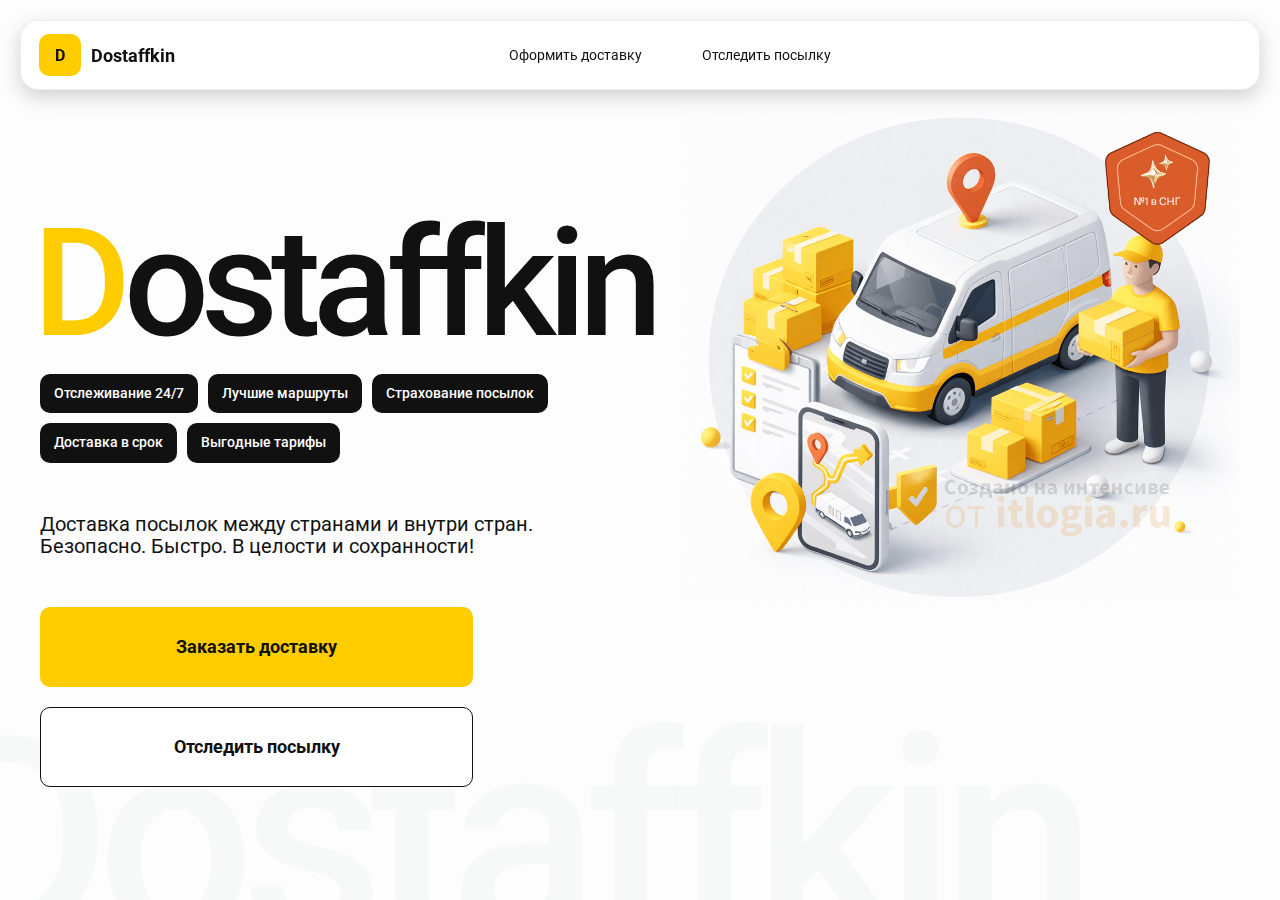
<file: index.html>
<!doctype html>
<html lang="ru">
  <head>
    <meta charset="utf-8" />
    <meta
      name="viewport"
      content="width=device-width,initial-scale=1,maximum-scale=1,user-scalable=0"
    />
    <title>
      Dostaffkin — Доставка посылок между странами и внутри стран. Безопасно.
      Быстро. В целости и сохранности!
    </title>
    <link rel="stylesheet" href="styles/base.css" />
    <link rel="stylesheet" href="styles/base_adaptive.css" />
    <link rel="stylesheet" href="styles/index.css" />
    <link rel="stylesheet" href="styles/index_adaptive.css" />
  </head>
  <body>
    <div class="container">
      <header class="header">
        <a class="header-brand" href="#">
          <div class="header-logo">D</div>
          <div class="header-title">Dostaffkin</div>
          <nav class="header-menu">
            <a class="header-link" href="./order.html">Оформить <span>доставку</span></a>
            <a class="header-link" href="./track.html">Отследить <span>посылку</span></a>
        </nav>
        </a>
      </header>


      <main class="main">
        <section class="main-info">
            <div class="main-title">
                <span>D</span>ostaffkin
            </div>
            <div class="main-features">
                <div class="main-feature">Отслеживание 24/7</div>
                <div class="main-feature">Лучшие маршруты</div>
                <div class="main-feature">Страхование посылок</div>
                <div class="main-feature">Доставка в срок</div>
                <div class="main-feature">Выгодные тарифы</div>
            </div>
            <div class="main-description">
                Доставка посылок между странами и внутри стран.
                Безопасно. Быстро. В целости и сохранности!
            </div>

            <div class="main-actions">
                <a class="button" type="button" href="./order.html">Заказать доставку</a>
                <a class="button button-white" type="button" href="./track.html">Отследить посылку</a>
            </div>

        </section>
        <div class="main-title-ghost">Dostaffkin</div>
        <section class="main-image">
            <img src="images/main-image.png" alt="Main image"/>
        </section>

      </main>


    </div>
  </body>
</html>
</file>
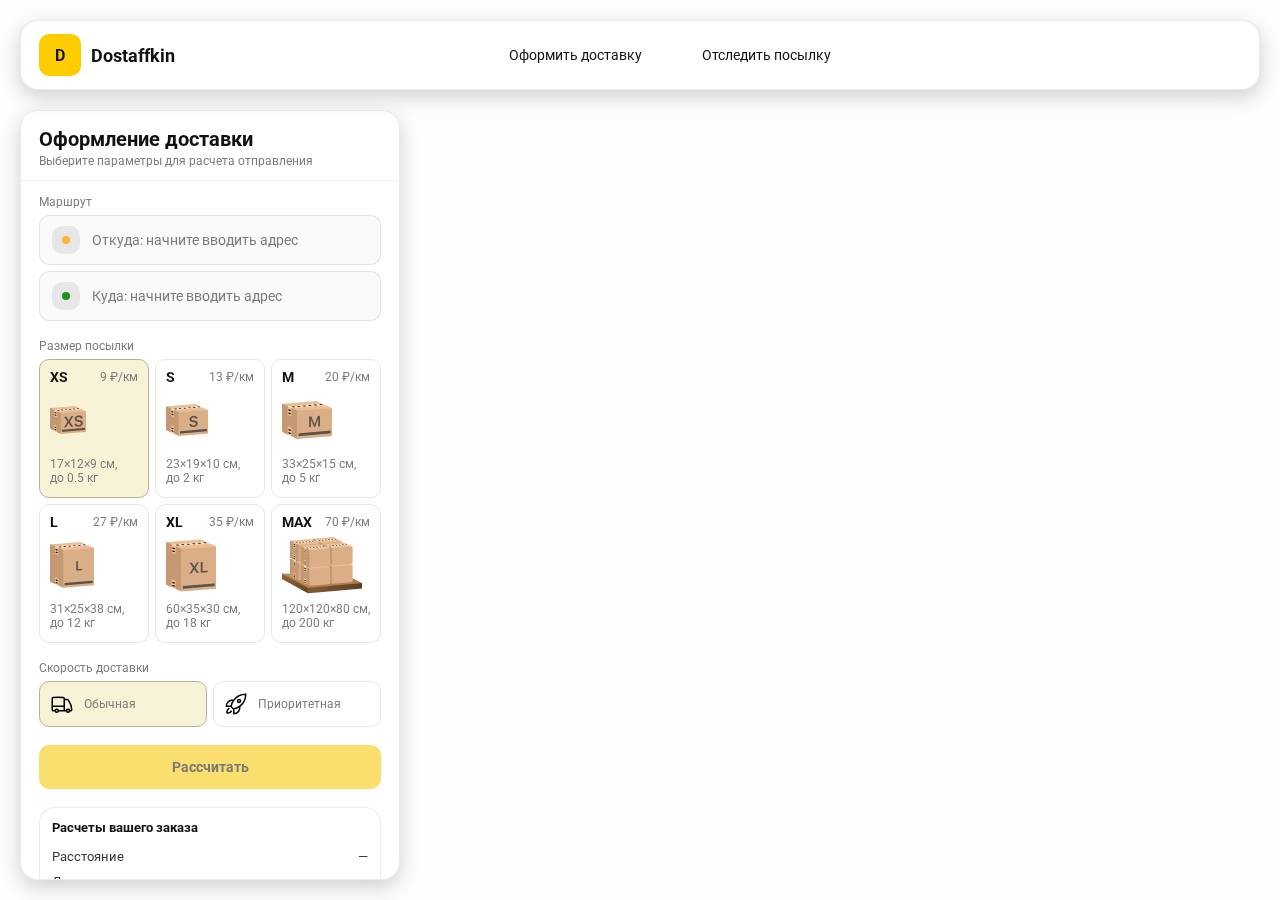
<file: order.html>
<!doctype html>
<html lang="ru">
    
  <head>
    <meta charset="utf-8" />
    <meta
      name="viewport"
      content="width=device-width,initial-scale=1,maximum-scale=1,user-scalable=0"
    />
    <title>Оформление доставки</title>

    <link rel="stylesheet" href="styles/base.css" />
    <link rel="stylesheet" href="styles/base_adaptive.css" />

    <link rel="stylesheet" href="styles/order.css" />
    <link rel="stylesheet" href="styles/order_adaptive.css" />

    <script
      src="https://api-maps.yandex.ru/2.1/?lang=ru_RU&apikey=2d584c44-6103-4f50-9e9e-97e157d684df&suggest_apikey=c28d2e0f-9e19-4629-940b-3c92385b61c2"
      type="text/javascript"
    ></script>
  </head>

  <body>
    <div id="map"></div>
    <header class="header">
      <a class="header-brand" href="./index.html">
        <div class="header-logo">D</div>
        <div class="header-title">Dostaffkin</div>
        <nav class="header-menu">
          <a class="header-link" href="#">Оформить <span>доставку</span></a>
          <a class="header-link" href="./track.html"
            >Отследить <span>посылку</span></a
          >
        </nav>
      </a>
    </header>

    <aside class="main" id="sidebar">
      <div class="main-header">
        <div class="main-title">Оформление доставки</div>
        <div class="main-text">Выберите параметры для расчета отправления</div>
      </div>

      <div class="main-content">
        <div class="main-route">
          <div class="main-block-title">Маршрут</div>
          <div class="main-fields">
            <div class="main-field" id="fromField">
              <div class="main-pin"></div>
              <input
                id="from"
                placeholder="Откуда: начните вводить адрес"
                autocomplete="off"
              />
              <div
                class="main-ac"
                id="fromAc"
                role="listbox"
                aria-label="Подсказки адресов"
              ></div>
            </div>

            <div class="main-field" id="toField">
              <div class="main-pin"></div>
              <input
                id="to"
                placeholder="Куда: начните вводить адрес"
                autocomplete="off"
              />
              <div
                class="main-ac"
                id="toAc"
                role="listbox"
                aria-label="Подсказки адресов"
              ></div>
            </div>
          </div>
        </div>
        <div class="main-package">
          <div class="main-block-title">Размер посылки</div>

          <div class="main-sizes">
            <div class="main-size-card is-active" data-value="xs">
              <div class="main-size-top">
                <div class="main-size-label">XS</div>
                <div class="main-size-rate">9 ₽/км</div>
              </div>
              <div class="main-size-media">
                <img src="images/sizes/xs.png" alt="Короб XS" />
              </div>
              <div class="main-size-description">
                17×12×9 см,<br />до 0.5 кг
              </div>
            </div>

            <div class="main-size-card" data-value="s">
              <div class="main-size-top">
                <div class="main-size-label">S</div>
                <div class="main-size-rate">13 ₽/км</div>
              </div>
              <div class="main-size-media">
                <img src="images/sizes/s.png" alt="Короб S" />
              </div>
              <div class="main-size-description">23×19×10 см,<br />до 2 кг</div>
            </div>

            <div class="main-size-card" data-value="m">
              <div class="main-size-top">
                <div class="main-size-label">M</div>
                <div class="main-size-rate">20 ₽/км</div>
              </div>
              <div class="main-size-media">
                <img src="images/sizes/m.png" alt="Короб M" />
              </div>
              <div class="main-size-description">33×25×15 см,<br />до 5 кг</div>
            </div>

            <div class="main-size-card" data-value="l">
              <div class="main-size-top">
                <div class="main-size-label">L</div>
                <div class="main-size-rate">27 ₽/км</div>
              </div>
              <div class="main-size-media">
                <img src="images/sizes/l.png" alt="Короб L" />
              </div>
              <div class="main-size-description">
                31×25×38 см,<br />до 12 кг
              </div>
            </div>

            <div class="main-size-card" data-value="xl">
              <div class="main-size-top">
                <div class="main-size-label">XL</div>
                <div class="main-size-rate">35 ₽/км</div>
              </div>
              <div class="main-size-media">
                <img src="images/sizes/xl.png" alt="Короб XL" />
              </div>
              <div class="main-size-description">
                60×35×30 см,<br />до 18 кг
              </div>
            </div>

            <div class="main-size-card" data-value="max">
              <div class="main-size-top">
                <div class="main-size-label">MAX</div>
                <div class="main-size-rate">70 ₽/км</div>
              </div>
              <div class="main-size-media main-size-media-palleta">
                <img src="images/sizes/max.png" alt="Паллета" />
              </div>
              <div class="main-size-description">
                120×120×80 см,<br />до 200 кг
              </div>
            </div>
          </div>
        </div>

        <div class="main-speed">
          <div class="main-block-title">Скорость доставки</div>

          <div class="main-speeds">
            <div class="main-speed-card is-active" data-value="regular">
              <img
                class="main-speed-media"
                src="images/icons/regular.svg"
                alt="Regular"
              />
              <div class="main-speed-description">Обычная</div>
            </div>
            <div class="main-speed-card" data-value="fast">
              <img
                class="main-speed-media"
                src="images/icons/fast.svg"
                alt="Fast"
              />
              <div class="main-speed-description">Приоритетная</div>
            </div>
          </div>
        </div>

        <div class="main-calculate-block">
          <button
            id="calc"
            class="button calculate-button"
            type="button"
            disabled
          >
            Рассчитать
          </button>
        </div>
        <div class="main-result" id="result">
          <div class="main-result-title">Расчеты вашего заказа</div>
          <div class="main-result-lines">
            <div class="main-result-line">
              <span>Расстояние</span><span id="distanceValue">—</span>
            </div>
            <div class="main-result-line">
              <span>Доставим через</span><span id="durationValue">—</span>
            </div>
            <div class="main-result-line">
              <span>Тариф</span><span id="rateValue">—</span>
            </div>
          </div>
          <div class="main-price">
            <div class="main-price-label">Итого</div>
            <div class="main-price-value" id="totalValue">—</div>
          </div>
        </div>

        <div class="main-order-box">
          <div class="main-order-form" id="orderForm">
            <div class="main-order-title">Оформление доставки</div>
            <div class="main-block-info-row">
              <div class="main-block-title">Контакты</div>
              <div class="order-fields">
                <div class="main-field">
                  <input
                    id="customerName"
                    placeholder="Ваше имя"
                    autocomplete="off"
                  />
                </div>
                <div class="main-field">
                  <input
                    id="customerPhone"
                    placeholder="Ваш телефон"
                    autocomplete="off"
                    inputmode="tel"
                  />
                </div>
              </div>
            </div>
            <div class="main-block-info-row extra-info">
              <div class="main-block-title">Дополнительная информация</div>
              <div class="main-field textarea">
                <textarea
                  id="comment"
                  placeholder="Детали доставки и комментарии"
                ></textarea>
              </div>
            </div>
            <button
              id="submit"
              class="button main-submit-request"
              type="button"
              disabled
            >
              Отправить заявку
            </button>
          </div>

          <div class="main-order-success" id="orderSuccess">
            <div class="main-success-icon">✓</div>
            <div class="main-success-title">Заявка отправлена!</div>
            <div class="main-success-title">
              Номер отправления – <span id="orderId"></span>
            </div>
            <div class="main-success-subtitle">Мы скоро свяжемся с вами</div>
          </div>
        </div>
      </div>
    </aside>

    <script src="scripts/order.js"></script>
  </body>
</html>
</file>
<file: styles/base.css>
*, *::before, *::after {
    box-sizing: border-box;
}

@font-face {
    font-family: "Roboto";
    src: url("../fonts/Roboto-Regular.ttf");
    font-weight: normal;
}

@font-face {
    font-family: "Roboto";
    src: url("../fonts/Roboto-Bold.ttf");
    font-weight: bold;
}

@font-face {
    font-family: "Roboto";
    src: url("../fonts/Roboto-Medium.ttf");
    font-weight: 500;
}

html, body {
    margin: 0;
    color: #111111;
    font-family: "Roboto", sans-serif;
}

body {
    background: #FDFDFD;
}

.header {
    border-radius: 18px;
    box-shadow: 0 7px 20px 0 #0000002E;
    backdrop-filter: blur(10px);
    background: #ffffff;
    left: 20px;
    border: 1px solid rgba(0, 0, 0, 0.08);
    position: fixed;
    right: 20px;
    top: 20px;
    padding: 14px 18px;
    height: 70px;
    display: flex;
    align-items: center;
    z-index: 6;
}

.header-brand {
    display: flex;
    align-items: center;
    text-decoration: none;
    gap: 10px;
}

.header-logo {
    width: 42px;
    height: 42px;
    border-radius: 10px;
    background: #FFCC00;
    display: grid;
    place-items: center;
    font-weight: bold;
    color: #111;
}

.header-title {
    font-size: 18px;
    font-weight: bold;
    color: #111111;
    text-decoration: none;
}

.header-menu {
    display: flex;
    align-items: center;
    gap: 60px;
    margin: 0;
    position: absolute;
    left: 50%;
    transform: translateX(-50%);
}

.header-link {
    font-size: 14px;
    color: #111111;
    text-decoration: none;
}

.button {
    border: 0;
    outline: none;
    height: 44px;
    border-radius: 10px;
    font-size: 14px;
    font-weight: bold;
    cursor: pointer;
    font-family: inherit;
    transition: transform .08s ease, opacity .12s ease;
    background: #ffcc00;
    color: #111111;
    text-align: center;
    text-decoration: none;
}

.button:hover {
    background-color: #E5BC19;
}

.button:disabled {
    cursor: not-allowed;
    background-color: #FADE6E;
    color: #787878;
    transform: none;
}

.button.button-white {
    background: #ffffff;
    border: 1px solid #111111;
}

.button.button-white:hover {
    background: rgb(241 241 241);
}

.main-field {
    display: flex;
    align-items: center;
    margin-top: 6px;
    gap: 10px;
    border: 1px solid #1111111A;
    background: #FAFAFA;
    border-radius: 10px;
    padding: 10px 12px;
    position: relative;
    box-sizing: border-box;
    height: 50px;
}

.main-field.textarea {
    height: auto;
}

.main-pin {
    width: 28px;
    height: 28px;
    border-radius: 10px;
    background: rgba(17, 17, 17, 0.08);
    display: grid;
    place-items: center;
    flex: 0 0 auto;
    position: relative;
}

.main-pin::before {
    content: "";
    width: 8px;
    height: 8px;
    border-radius: 999px;
    background: orange;
    opacity: .75;
    display: block;
}

.main-field:last-child .main-pin::before {
    background: green;
    opacity: .85;
}

input, textarea {
    width: 100%;
    border: 0;
    outline: none;
    background: transparent;
    font-size: 14px;
    color: #111111;
    font-family: inherit;
}

textarea {
    resize: vertical;
    min-height: 72px;
    padding: 2px 0;
}

input::placeholder, textarea::placeholder {
    color: #7C7C7C;
}

.main-field:focus-within {
    border-color: rgba(0, 0, 0, 0.20);
    box-shadow: 0 0 0 4px rgba(255, 204, 0, 0.35);
    background: rgba(255, 255, 255, 0.75);
}
</file>
<file: styles/base_adaptive.css>
@media (max-width: 767px) {
    .header {
        left: 10px;
        right: 10px;
        top: 10px;
    }

    .header-link span {
        display: none;
    }

    .header-menu {
        gap: 20px;
        justify-content: flex-start;
        margin: 0 0 0 30px;
        position: static;
        transform: none;
    }
}

@media (max-width: 420px) {
    .header-title {
        display: none;
    }
}

@media (max-width: 374px) {
    .header-menu {
        gap: 10px;
        margin: 0 0 0 10px;
    }
}
</file>
<file: styles/index.css>
.container {
    overflow: hidden;
    min-height: 100vh;
}

.main {
    padding: 111px 40px 40px;
    position: relative;
    display: flex;
}


.main-info {
    max-width: 840px;
    width: 100%;
    position: relative;
}

.main-title {
    margin-top: 98px;
    font-weight: 500;
    font-size: 200px;
    line-height: 1;
    letter-spacing: -0.05em;
    color: #111111;
    left: -15px;
    position: relative;
}

.main-title span {
    color: #ffcc00;
}

.main-features {
    margin-top: 15px;
    display: flex;
    flex-wrap: wrap;
    gap: 10px;
}

.main-feature {
    background: #111111;
    color: #ffffff;
    padding: 12px 14px;
    font-weight: 500;
    font-size: 14px;
    line-height: 1.1;
    border-radius: 10px;
}

.main-description {
    margin-top: 50px;
    max-width: 500px;
    font-size: 20px;
    line-height: 1.1;
    color: #111111;
}

.main-actions {
    margin-top: 50px;
    display: flex;
    flex-direction: column;
    gap: 20px;
}

.main-actions .button {
    height: 80px;
    width: 433px;
    font-size: 18px;
    font-weight: bold;
    place-items: center;
    display: grid;
}

.main-title-ghost {
    position: absolute;
    z-index: -1;
    left: -70px;
    bottom: -150px;
    font-weight: 500;
    font-size: 278px;
    line-height: 1;
    letter-spacing: -0.05em;
    color: #ECEDF04D;
}

.main-image {
    width: 1024px;
    top: 100px;
    z-index: -2;
}

.main-image img {
    width: 100%;
    max-width: 1024px;
    height: auto;
    display: block;
}
</file>
<file: styles/index_adaptive.css>
@media (max-width: 1760px) {
    .main-title {
        font-size: 150px;
        left: -7px;
    }

    .main-info {
        max-width: 640px;
    }
}

@media (max-width: 1200px) {
    .main-info {
        max-width: 540px;
    }

    .main {
        padding: 111px 20px 20px;
    }

    .main-title {
        font-size: 120px;
        left: -4px;
    }

    .main-title-ghost {
        font-size: 220px;
    }
}

@media (max-width: 1024px) {
    .main-title {
        margin-top: 30px;
    }

    .main {
        flex-direction: column-reverse;
    }

    .main-image {
        max-width: 350px;
        position: absolute;
        left: 370px;
        top: 370px;
    }

    .main-info {
        max-width: 100%;
    }

    .main-actions {
        gap: 10px;
    }

    .main-actions .button {
        height: 50px;
        font-size: 14px;
        width: auto;
        max-width: 300px;
    }

    .main-description {
        max-width: 350px;
    }
}

@media (max-width: 570px) {
    .main-title {
        font-size: 88px;
    }

    .main-description {
        max-width: 100%
    }

    .main-actions {
       width: 100%;
    }

    .main-actions .button {
        width: 100%;
        max-width: 100%
    }

    .main-image {
        max-width: 650px;
        position: absolute;
        left: 170px;
        top: 70px;
        opacity: 0.2;
    }
}

@media (max-width: 400px) {
    .main-title {
        font-size: 70px;
    }
}
</file>
<file: styles/order.css>
#map {
    position: fixed;
    inset: 0;
}

.main {
    border-radius: 18px;
    box-shadow: 0 7px 20px 0 #0000002E;
    backdrop-filter: blur(10px);
    background: rgba(255, 255, 255, 0.96);
    left: 20px;
    border: 1px solid rgba(0, 0, 0, 0.08);
    position: fixed;
    top: 110px;
    bottom: 20px;
    width: 380px;
    display: flex;
    flex-direction: column;
    overflow: hidden;
    z-index: 5;
}


.main-header {
    padding: 18px 18px 12px 18px;
    border-bottom: 1px solid rgba(0, 0, 0, 0.06);
    display: flex;
    flex-direction: column;
}

.main-title {
    font-size: 20px;
    line-height: 100%;
    font-weight: bold;
}

.main-text {
    font-size: 12px;
    margin-top: 5px;
    color: #7C7C7C;
}

.main-content {
    padding: 14px 18px 18px 18px;
    overflow: auto;
    scrollbar-width: none;
    display: flex;
    flex-direction: column;
    gap: 18px;
    flex: 1;
}

.main-block-title {
    font-size: 12px;
    color: #7C7C7C;
}

.main-route .main-block-title,
.main-package .main-block-title {
    margin-bottom: 6px;
}

.main-sizes {
    display: grid;
    gap: 6px;
    grid-template-columns: repeat(3, 1fr);
}

.main-size-card {
    border: 1px solid #E8E8E7;
    background: #FFFFFF;
    border-radius: 10px;
    padding: 10px;
    cursor: pointer;
    user-select: none;
    transition: transform .08s ease, border-color .12s ease, background .12s ease;
    min-height: 139px;
}

.main-size-card:hover {
    transform: translateY(-1px);
}

.main-size-card.is-active {
    background-color: #F8F2D6;
    border-color: #B7B196;
}

.main-size-top {
    display: flex;
    align-items: center;
    justify-content: space-between;
}

.main-size-label {
    font-weight: bold;
    font-size: 14px;
    color: #111111;
    line-height: 100%;
}

.main-size-rate {
    font-size: 12px;
    color: #7C7C7C;
    line-height: 100%;
}

.main-size-media {
    margin-top: 8px;
    height: 57px;
}

.main-size-description {
    margin-top: 8px;
    font-size: 12px;
    color: #7C7C7C;
    line-height: 1.2;
}

.calculate-button {
    width: 100%;
}

.main-result {
    border: 1px solid rgba(0, 0, 0, 0.08);
    background: rgba(255, 255, 255, 0.75);
    border-radius: 16px;
    padding: 12px;
    line-height: 1.25;
}

.main-result-title {
    font-weight: bold;
    font-size: 13px;
    color: #111111;
    margin-bottom: 13px;
}

.main-result-lines {
    gap: 8px;
    display: flex;
    flex-direction: column;
}

.main-result-line {
    font-size: 13px;
    color: rgba(17, 17, 17, 0.85);
    display: flex;
    justify-content: space-between;
}

.main-price {
    margin-top: 18px;
    padding-top: 10px;
    border-top: 1px dashed rgba(0, 0, 0, 0.12);
    display: flex;
    align-items: baseline;
    justify-content: space-between;
}

.main-price-label {
    font-size: 12px;
    color: rgba(17, 17, 17, 0.55);
}

.main-price-value {
    font-size: 20px;
    font-weight: bold;
    color: #111111;
    letter-spacing: -0.3px;
}

.main-order-box {
    background: #ffffff;
    border: 1px solid #E8E8E7;
    border-radius: 10px;
    padding: 12px;
}

.main-order-title {
    margin-bottom: 8px;
    font-weight: bold;
    font-size: 14px;
    color: #111111;
}

.main-block-info {
    display: flex;
    flex-direction: column;
    gap: 6px;
}

.order-fields {
    display: grid;
    grid-template-columns: 1fr 1fr;
    column-gap: 10px;
    margin-top: 6px;
}

.main-block-info-row.extra-info {
    display: block;
    margin-top: 13px;
}

.main-submit-request {
    width: 100%;
    margin-top: 6px;
}

.main-order-success {
    display: none;
    text-align: center;
    padding: 22px 12px;
    gap: 12px;
}

.main-order-success.is-visible {
    display: flex;
    flex-direction: column;
    align-items: center;
}

.main-success-icon {
    width: 56px;
    height: 56px;
    border-radius: 50%;
    background: #16a34a;
    color: #ffffff;
    display: grid;
    place-items: center;
    font-size: 30px;
}

.main-success-title {
    font-size: 14px;
    font-weight: bold;
    color: #111111;
}

.main-success-subtitle {
    font-size: 12px;
    color: rgba(17, 17, 17, 0.55);
    line-height: 1.3;
}

.main-speed .main-block-title {
    margin-bottom: 6px;
}

.main-speeds {
    display: grid;
    gap: 6px;
    grid-template-columns: repeat(2, 1fr);
}

.main-speed-card {
    border: 1px solid #E8E8E7;
    background: #FFFFFF;
    border-radius: 10px;
    padding: 10px;
    cursor: pointer;
    user-select: none;
    transition: transform .08s ease, border-color .12s ease, background .12s ease;
    display: flex;
    align-items: center;
    gap: 10px;
}

.main-speed-card:hover {
    transform: translateY(-1px);
}

.main-speed-card.is-active {
    background-color: #F8F2D6;
    border-color: #B7B196;
}

.main-speed-description {
    font-size: 12px;
    color: #7C7C7C;
    line-height: 1.2;
}
</file>
<file: styles/order_adaptive.css>
@media (max-width: 767px) {
    .main {
        left: 10px;
        right: 10px;
        top: 50%;
        bottom: 12px;
        width: auto;
        max-width: none;
    }
}

@media (max-width: 420px) {
    .main-sizes {
        grid-template-columns: repeat(2, 1fr);
    }
}
</file>
